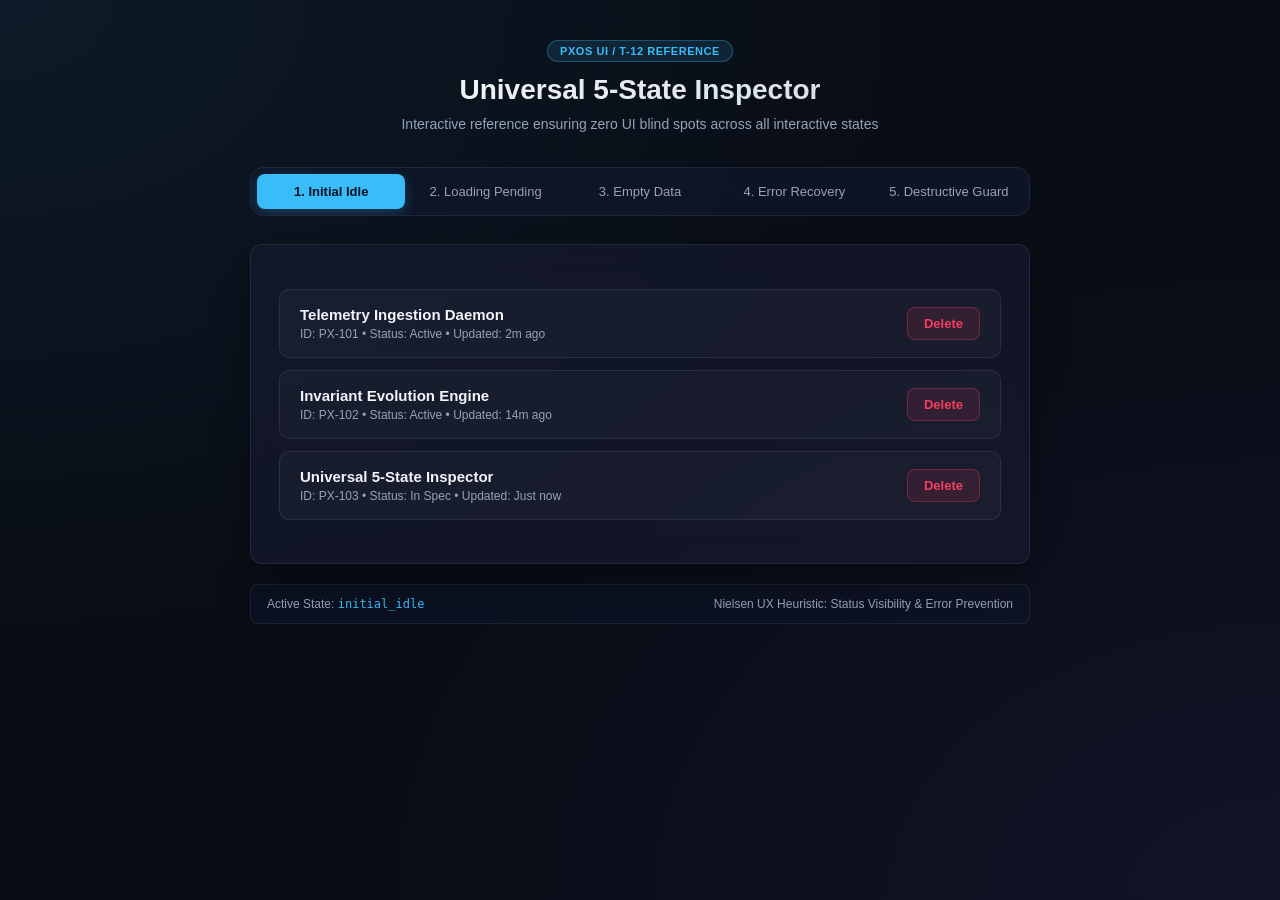
<file: templates/ui/vanilla_5_states.html>
<!DOCTYPE html>
<html lang="en">
<head>
  <meta charset="UTF-8">
  <meta name="viewport" content="width=device-width, initial-scale=1.0">
  <title>PXOS — Universal 5-State UI Inspector</title>
  <style>
    :root {
      --bg: #090d16;
      --card-bg: rgba(22, 27, 46, 0.7);
      --card-border: rgba(255, 255, 255, 0.08);
      --text: #f1f5f9;
      --text-muted: #94a3b8;
      --primary: #38bdf8;
      --primary-hover: #0ea5e9;
      --primary-glow: rgba(56, 189, 248, 0.25);
      --danger: #f43f5e;
      --danger-hover: #e11d48;
      --danger-glow: rgba(244, 63, 94, 0.25);
      --success: #10b981;
      --radius: 12px;
    }

    * {
      box-sizing: border-box;
      margin: 0;
      padding: 0;
      font-family: -apple-system, BlinkMacSystemFont, "Segoe UI", Roboto, "Helvetica Neue", Arial, sans-serif;
    }

    body {
      background-color: var(--bg);
      background-image: 
        radial-gradient(at 0% 0%, rgba(56, 189, 248, 0.08) 0px, transparent 50%),
        radial-gradient(at 100% 100%, rgba(139, 92, 246, 0.08) 0px, transparent 50%);
      color: var(--text);
      min-height: 100vh;
      display: flex;
      flex-direction: column;
      align-items: center;
      padding: 40px 20px;
    }

    .container {
      width: 100%;
      max-width: 780px;
    }

    header {
      text-align: center;
      margin-bottom: 32px;
    }

    .badge {
      display: inline-block;
      padding: 4px 12px;
      font-size: 11px;
      font-weight: 600;
      letter-spacing: 0.05em;
      text-transform: uppercase;
      border-radius: 999px;
      background: rgba(56, 189, 248, 0.12);
      color: var(--primary);
      border: 1px solid rgba(56, 189, 248, 0.3);
      margin-bottom: 12px;
    }

    h1 {
      font-size: 28px;
      font-weight: 700;
      margin-bottom: 8px;
      background: linear-gradient(135deg, #ffffff 0%, #cbd5e1 100%);
      -webkit-background-clip: text;
      -webkit-text-fill-color: transparent;
    }

    .subtitle {
      color: var(--text-muted);
      font-size: 14px;
      line-height: 1.5;
    }

    /* State Switcher Bar */
    .state-toolbar {
      display: flex;
      gap: 6px;
      background: rgba(15, 23, 42, 0.8);
      border: 1px solid var(--card-border);
      padding: 6px;
      border-radius: 14px;
      margin-bottom: 28px;
      overflow-x: auto;
      backdrop-filter: blur(12px);
    }

    .state-btn {
      flex: 1;
      padding: 10px 14px;
      border: none;
      background: transparent;
      color: var(--text-muted);
      font-size: 13px;
      font-weight: 500;
      border-radius: 8px;
      cursor: pointer;
      transition: all 0.2s ease;
      white-space: nowrap;
      text-align: center;
    }

    .state-btn:hover {
      color: var(--text);
      background: rgba(255, 255, 255, 0.04);
    }

    .state-btn.active {
      background: var(--primary);
      color: #041324;
      font-weight: 600;
      box-shadow: 0 4px 14px var(--primary-glow);
    }

    /* Stage Card */
    .stage {
      background: var(--card-bg);
      border: 1px solid var(--card-border);
      border-radius: var(--radius);
      padding: 28px;
      min-height: 320px;
      backdrop-filter: blur(16px);
      box-shadow: 0 16px 36px rgba(0, 0, 0, 0.35);
      position: relative;
      display: flex;
      flex-direction: column;
      justify-content: center;
    }

    /* State 1: Initial Idle */
    .item-list {
      display: flex;
      flex-direction: column;
      gap: 12px;
      width: 100%;
    }

    .item-card {
      display: flex;
      align-items: center;
      justify-content: space-between;
      background: rgba(255, 255, 255, 0.03);
      border: 1px solid var(--card-border);
      padding: 16px 20px;
      border-radius: 10px;
      transition: all 0.2s ease;
    }

    .item-card:hover {
      background: rgba(255, 255, 255, 0.05);
      border-color: rgba(255, 255, 255, 0.15);
      transform: translateY(-1px);
    }

    .item-info h4 {
      font-size: 15px;
      font-weight: 600;
      margin-bottom: 4px;
    }

    .item-info p {
      font-size: 12px;
      color: var(--text-muted);
    }

    .btn {
      padding: 8px 16px;
      border-radius: 8px;
      font-size: 13px;
      font-weight: 600;
      cursor: pointer;
      border: none;
      transition: all 0.15s ease;
      display: inline-flex;
      align-items: center;
      gap: 6px;
    }

    .btn-primary {
      background: var(--primary);
      color: #041324;
      box-shadow: 0 2px 10px var(--primary-glow);
    }

    .btn-primary:hover {
      background: var(--primary-hover);
    }

    .btn-danger {
      background: rgba(244, 63, 94, 0.12);
      color: var(--danger);
      border: 1px solid rgba(244, 63, 94, 0.3);
    }

    .btn-danger:hover {
      background: var(--danger);
      color: #ffffff;
      box-shadow: 0 4px 14px var(--danger-glow);
    }

    .btn-neutral {
      background: rgba(255, 255, 255, 0.06);
      color: var(--text);
      border: 1px solid var(--card-border);
    }

    .btn-neutral:hover {
      background: rgba(255, 255, 255, 0.12);
    }

    /* State 2: Loading Pending (Skeletons) */
    .skeleton-list {
      display: flex;
      flex-direction: column;
      gap: 12px;
      width: 100%;
    }

    .skeleton-item {
      height: 64px;
      background: linear-gradient(90deg, rgba(255, 255, 255, 0.03) 25%, rgba(255, 255, 255, 0.08) 50%, rgba(255, 255, 255, 0.03) 75%);
      background-size: 200% 100%;
      animation: shimmer 1.5s infinite;
      border-radius: 10px;
      border: 1px solid var(--card-border);
    }

    @keyframes shimmer {
      0% { background-position: 200% 0; }
      100% { background-position: -200% 0; }
    }

    /* State 3: Empty Data */
    .empty-state {
      text-align: center;
      padding: 32px 16px;
    }

    .empty-icon {
      font-size: 42px;
      margin-bottom: 16px;
      opacity: 0.8;
    }

    .empty-state h3 {
      font-size: 18px;
      margin-bottom: 8px;
    }

    .empty-state p {
      color: var(--text-muted);
      font-size: 14px;
      max-width: 380px;
      margin: 0 auto 20px;
      line-height: 1.5;
    }

    /* State 4: Error Recovery */
    .error-card {
      background: rgba(244, 63, 94, 0.08);
      border: 1px solid rgba(244, 63, 94, 0.3);
      border-radius: var(--radius);
      padding: 24px;
      text-align: center;
    }

    .error-icon {
      font-size: 36px;
      color: var(--danger);
      margin-bottom: 12px;
    }

    .error-card h3 {
      font-size: 17px;
      color: #fecdd3;
      margin-bottom: 8px;
    }

    .error-card p {
      color: var(--text-muted);
      font-size: 13px;
      margin-bottom: 20px;
    }

    /* State 5: Destructive Action Guard */
    .guard-dialog {
      background: rgba(30, 16, 24, 0.95);
      border: 1px solid rgba(244, 63, 94, 0.4);
      border-radius: var(--radius);
      padding: 28px;
      max-width: 480px;
      margin: 0 auto;
      text-align: center;
      box-shadow: 0 12px 36px rgba(244, 63, 94, 0.15);
    }

    .guard-badge {
      display: inline-block;
      padding: 3px 10px;
      font-size: 10px;
      font-weight: 700;
      letter-spacing: 0.05em;
      text-transform: uppercase;
      border-radius: 999px;
      background: rgba(244, 63, 94, 0.2);
      color: var(--danger);
      border: 1px solid var(--danger);
      margin-bottom: 12px;
    }

    .guard-dialog h3 {
      font-size: 18px;
      margin-bottom: 8px;
    }

    .guard-dialog p {
      color: var(--text-muted);
      font-size: 13px;
      line-height: 1.5;
      margin-bottom: 24px;
    }

    .guard-actions {
      display: flex;
      justify-content: center;
      gap: 12px;
    }

    /* State description footnote */
    .state-info {
      margin-top: 20px;
      padding: 12px 16px;
      background: rgba(15, 23, 42, 0.5);
      border-radius: 8px;
      font-size: 12px;
      color: var(--text-muted);
      display: flex;
      justify-content: space-between;
      border: 1px solid var(--card-border);
    }

    .state-info code {
      color: var(--primary);
      font-family: monospace;
    }
  </style>
</head>
<body>
  <div class="container">
    <header>
      <span class="badge">PXOS UI / T-12 Reference</span>
      <h1>Universal 5-State Inspector</h1>
      <p class="subtitle">Interactive reference ensuring zero UI blind spots across all interactive states</p>
    </header>

    <!-- State Switcher Toolbar -->
    <nav class="state-toolbar" role="tablist" aria-label="Universal UI States">
      <button class="state-btn active" role="tab" aria-selected="true" onclick="switchState('initial_idle')">1. Initial Idle</button>
      <button class="state-btn" role="tab" aria-selected="false" onclick="switchState('loading_pending')">2. Loading Pending</button>
      <button class="state-btn" role="tab" aria-selected="false" onclick="switchState('empty_data')">3. Empty Data</button>
      <button class="state-btn" role="tab" aria-selected="false" onclick="switchState('error_recovery')">4. Error Recovery</button>
      <button class="state-btn" role="tab" aria-selected="false" onclick="switchState('destructive_action_guard')">5. Destructive Guard</button>
    </nav>

    <!-- Interactive Component Stage -->
    <main class="stage" id="stage">
      <!-- Dynamic State Injected Here -->
    </main>

    <footer class="state-info" id="state-info">
      <span>Active State: <code id="active-state-label">initial_idle</code></span>
      <span>Nielsen UX Heuristic: Status Visibility & Error Prevention</span>
    </footer>
  </div>

  <script>
    const mockItems = [
      { id: "PX-101", title: "Telemetry Ingestion Daemon", status: "Active", updated: "2m ago" },
      { id: "PX-102", title: "Invariant Evolution Engine", status: "Active", updated: "14m ago" },
      { id: "PX-103", title: "Universal 5-State Inspector", status: "In Spec", updated: "Just now" }
    ];

    const stateDescriptions = {
      initial_idle: "Clean populated list view adhering to design tokens and responsive layout.",
      loading_pending: "Accessible shimmer skeleton matching content geometry without layout shift.",
      empty_data: "Zero-state banner with helpful instructions and primary creation Call-to-Action.",
      error_recovery: "Graceful error presentation isolating failure with non-destructive Retry action.",
      destructive_action_guard: "Confirmation dialog guarding irreversible deletions with danger tokens."
    };

    function renderInitialIdle() {
      return `
        <div class="item-list">
          ${mockItems.map(item => `
            <div class="item-card">
              <div class="item-info">
                <h4>${item.title}</h4>
                <p>ID: ${item.id} • Status: ${item.status} • Updated: ${item.updated}</p>
              </div>
              <button class="btn btn-danger" onclick="switchState('destructive_action_guard')">Delete</button>
            </div>
          `).join('')}
        </div>
      `;
    }

    function renderLoadingPending() {
      return `
        <div class="skeleton-list" aria-busy="true" aria-live="polite">
          <div class="skeleton-item"></div>
          <div class="skeleton-item"></div>
          <div class="skeleton-item"></div>
        </div>
      `;
    }

    function renderEmptyData() {
      return `
        <div class="empty-state">
          <div class="empty-icon">📂</div>
          <h3>No Active Subsystems Found</h3>
          <p>Your workspace is clean. Initialize a new component or task specification to begin auditing.</p>
          <button class="btn btn-primary" onclick="switchState('initial_idle')">+ Initialize Component</button>
        </div>
      `;
    }

    function renderErrorRecovery() {
      return `
        <div class="error-card" role="alert">
          <div class="error-icon">⚠️</div>
          <h3>Failed to Synchronize Telemetry</h3>
          <p>HTTP 503 Service Unavailable: Remote socket connection timed out after 10000ms.</p>
          <button class="btn btn-primary" onclick="switchState('loading_pending')">↻ Retry Connection</button>
        </div>
      `;
    }

    function renderDestructiveActionGuard() {
      return `
        <div class="guard-dialog" role="dialog" aria-modal="true" aria-labelledby="guard-title">
          <span class="guard-badge">Irreversible Action</span>
          <h3 id="guard-title">Delete Task T-12 Component?</h3>
          <p>This will permanently purge this component specification, all state snapshots, and associated telemetry logs. This action cannot be undone.</p>
          <div class="guard-actions">
            <button class="btn btn-neutral" onclick="switchState('initial_idle')">Cancel</button>
            <button class="btn btn-danger" onclick="switchState('empty_data')">Yes, Delete Component</button>
          </div>
        </div>
      `;
    }

    function switchState(stateName) {
      const stage = document.getElementById('stage');
      const label = document.getElementById('active-state-label');
      
      // Update Toolbar buttons
      document.querySelectorAll('.state-btn').forEach(btn => {
        const isActive = btn.getAttribute('onclick').includes(stateName);
        btn.classList.toggle('active', isActive);
        btn.setAttribute('aria-selected', isActive ? 'true' : 'false');
      });

      label.textContent = stateName;

      switch (stateName) {
        case 'loading_pending':
          stage.innerHTML = renderLoadingPending();
          break;
        case 'empty_data':
          stage.innerHTML = renderEmptyData();
          break;
        case 'error_recovery':
          stage.innerHTML = renderErrorRecovery();
          break;
        case 'destructive_action_guard':
          stage.innerHTML = renderDestructiveActionGuard();
          break;
        case 'initial_idle':
        default:
          stage.innerHTML = renderInitialIdle();
          break;
      }
    }

    // Initial render
    switchState('initial_idle');
  </script>
</body>
</html>
</file>
